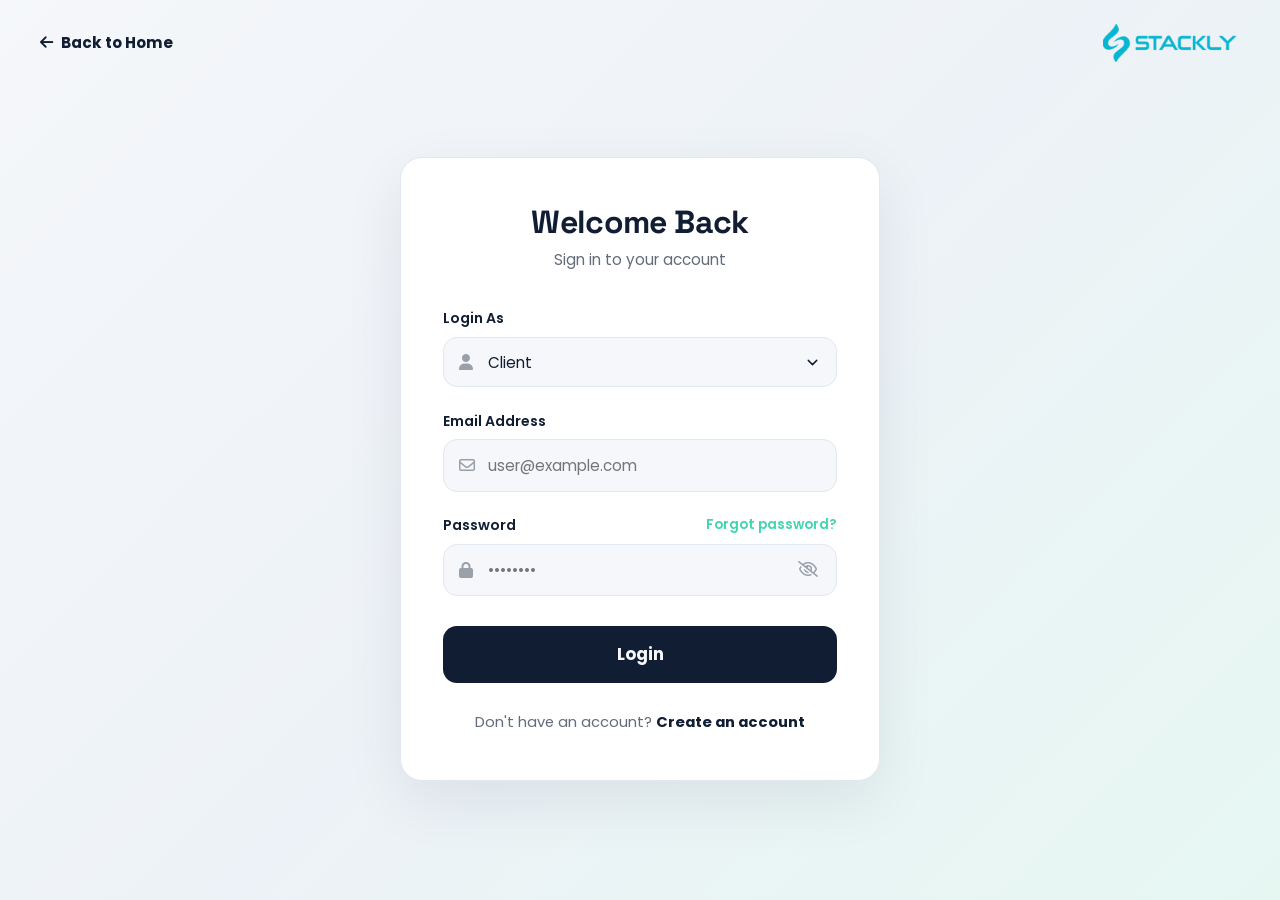
<file: login.html>
<!DOCTYPE html>
<html lang="en">
<head>
  <meta charset="UTF-8">
  <meta name="viewport" content="width=device-width, initial-scale=1.0">
  <meta name="description" content="Sign in to your STACKLY FinTech account. Access Admin and Client dashboards.">
  <title>Login | STACKLY FinTech Solutions</title>
  
  <link rel="icon" type="image/webp" href="Assets/Brand-logo.webp">
  
  <!-- Font Awesome -->
  <link rel="stylesheet" href="https://cdnjs.cloudflare.com/ajax/libs/font-awesome/6.5.1/css/all.min.css">
  
  <!-- CSS -->
  <link rel="stylesheet" href="css/style.css">
  <link rel="stylesheet" href="css/animations.css">
  <link rel="stylesheet" href="css/responsive.css">

  <style>
    /* Diagonal split background per screenshot */
    .auth-page-bg {
      background: linear-gradient(115deg, #f5f7fa 0%, #f5f7fa 45%, #eaedf2 45.1%, #eaedf2 60%, #edf9f5 100%);
      min-height: 100vh;
      display: flex;
      flex-direction: column;
      position: relative;
    }
  </style>
</head>
<body class="auth-page-bg">

  <!-- ==========================================================================
       STACKLY BRAND PRELOADER ANIMATION
       ========================================================================== -->
  <div id="stackly-preloader" class="stackly-preloader" aria-label="Loading STACKLY FinTech" role="status" aria-live="polite">
    <div class="preloader-backdrop">
      <div class="preloader-glow-orb orb-1"></div>
      <div class="preloader-glow-orb orb-2"></div>
    </div>
    
    <div class="preloader-card">
      <div class="preloader-logo-container">
        <div class="preloader-aura-ring"></div>
        <div class="preloader-pulse-ring"></div>
        <img src="Assets/Brand-logo.webp" alt="STACKLY FinTech" class="preloader-logo" width="195" height="54">
      </div>

      <div class="preloader-progress-track">
        <div class="preloader-progress-bar"></div>
      </div>

      <div class="preloader-status-container">
        <span class="preloader-status-dot"></span>
        <span class="preloader-status-text">INITIALIZING SECURE SESSION</span>
      </div>
    </div>
  </div>

  <div class="auth-wrapper">
    <!-- Top Header: Back to Home & Brand Logo -->
    <header class="auth-header-bar">
      <a href="index.html" class="auth-back-btn" id="btnBackToHome">
        <i class="fas fa-arrow-left"></i> Back to Home
      </a>
      <div class="auth-brand">
        <a href="index.html" aria-label="STACKLY FinTech Home">
          <img src="Assets/Brand-logo.webp" alt="STACKLY FinTech" width="140" height="38">
        </a>
      </div>
    </header>

    <!-- Center Card -->
    <main class="auth-card-container">
      <div class="auth-card" id="loginCard">
        <div class="auth-card-head">
          <h2>Welcome Back</h2>
          <p>Sign in to your account</p>
        </div>

        <form id="loginForm" class="auth-form" novalidate>
          <!-- Login As Dropdown -->
          <div class="form-group">
            <label class="form-label" for="loginAs">Login As</label>
            <div class="input-icon-wrap">
              <i class="fas fa-user field-icon"></i>
              <select id="loginAs" class="auth-select" required aria-label="Login As Role">
                <option value="Client" selected>Client</option>
                <option value="Admin">Admin</option>
              </select>
            </div>
          </div>

          <!-- Email Address -->
          <div class="form-group">
            <label class="form-label" for="loginEmail">Email Address</label>
            <div class="input-icon-wrap">
              <i class="far fa-envelope field-icon"></i>
              <input 
                type="email" 
                id="loginEmail" 
                class="auth-input" 
                placeholder="user@example.com" 
                required 
                autocomplete="email"
              >
            </div>
            <div class="input-error-msg">Please enter a valid email address</div>
          </div>

          <!-- Password -->
          <div class="form-group">
            <div class="form-label-row">
              <label class="form-label" for="loginPassword">Password</label>
              <a href="404.html" class="forgot-link">Forgot password?</a>
            </div>
            <div class="input-icon-wrap">
              <i class="fas fa-lock field-icon"></i>
              <input 
                type="password" 
                id="loginPassword" 
                class="auth-input" 
                placeholder="••••••••" 
                required 
                autocomplete="current-password"
              >
              <button type="button" class="toggle-password" aria-label="Toggle password visibility">
                <i class="far fa-eye-slash"></i>
              </button>
            </div>
            <div class="input-error-msg">Please enter your password</div>
          </div>

          <!-- Submit Button -->
          <button type="submit" class="auth-submit-btn" id="btnLoginSubmit">
            Login
          </button>
        </form>

        <div class="auth-footer-text">
          Don't have an account? <a href="signup.html">Create an account</a>
        </div>
      </div>
    </main>
  </div>

  <!-- GSAP Animation Scripts -->
  <script src="https://cdnjs.cloudflare.com/ajax/libs/gsap/3.12.5/gsap.min.js"></script>
  <script src="js/auth.js"></script>
  <script src="js/preloader.js"></script>

  <script>
    // Check if redirected after registration
    const urlParams = new URLSearchParams(window.location.search);
    if (urlParams.get('registered') === 'true') {
      const headSub = document.querySelector('.auth-card-head p');
      if (headSub) {
        headSub.innerHTML = '<span class="text-mint font-weight-bold"><i class="fas fa-check-circle"></i> Account created! Please log in below.</span>';
      }
    }
  </script>
</body>
</html>
</file>
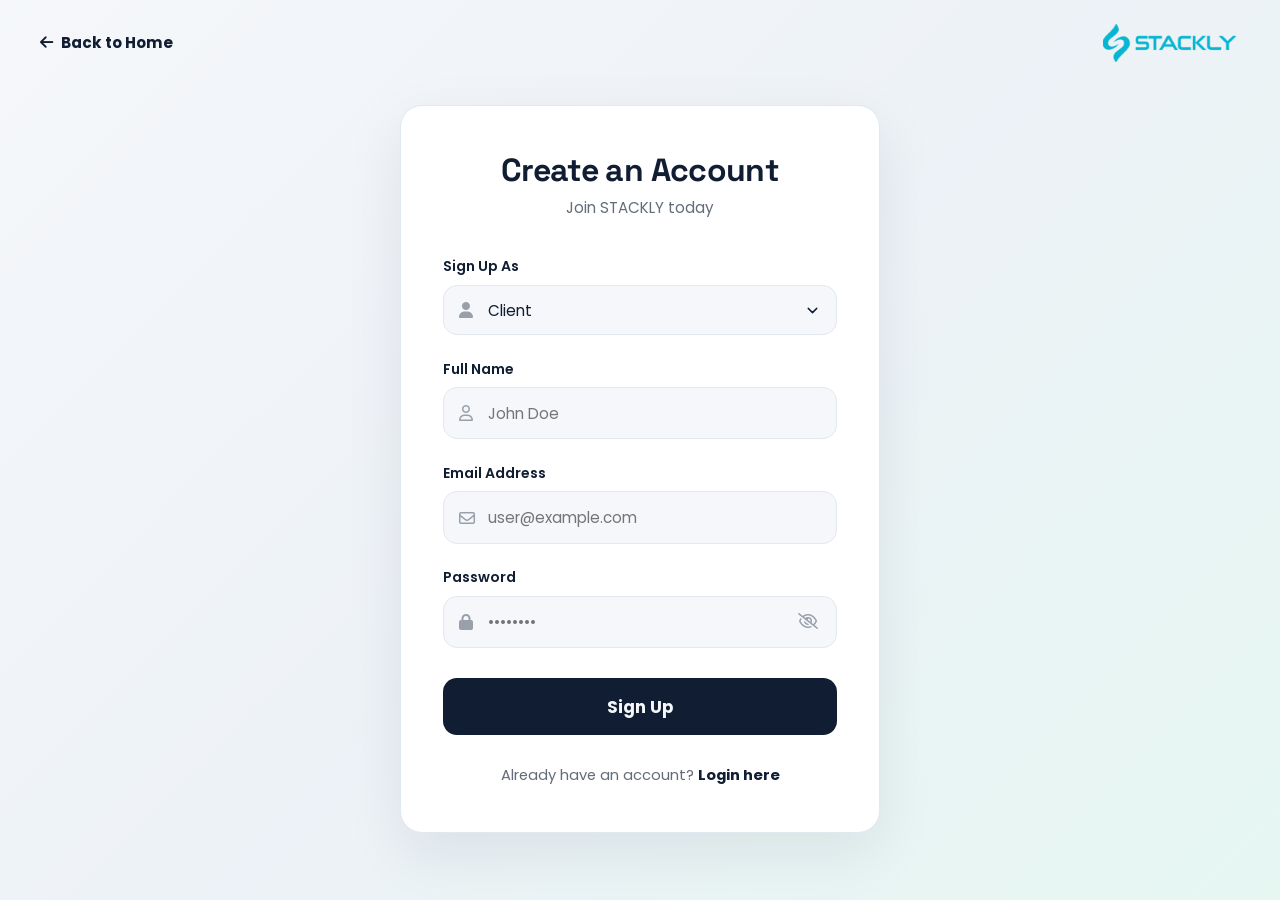
<file: signup.html>
<!DOCTYPE html>
<html lang="en">
<head>
  <meta charset="UTF-8">
  <meta name="viewport" content="width=device-width, initial-scale=1.0">
  <meta name="description" content="Create an account with STACKLY FinTech Solutions. Join today to streamline financial operations.">
  <title>Create an Account | STACKLY FinTech Solutions</title>
  
  <link rel="icon" type="image/webp" href="Assets/Brand-logo.webp">
  
  <!-- Font Awesome -->
  <link rel="stylesheet" href="https://cdnjs.cloudflare.com/ajax/libs/font-awesome/6.5.1/css/all.min.css">
  
  <!-- CSS -->
  <link rel="stylesheet" href="css/style.css">
  <link rel="stylesheet" href="css/animations.css">
  <link rel="stylesheet" href="css/responsive.css">

  <style>
    .auth-page-bg {
      background: linear-gradient(115deg, #f5f7fa 0%, #f5f7fa 45%, #eaedf2 45.1%, #eaedf2 60%, #edf9f5 100%);
      min-height: 100vh;
      display: flex;
      flex-direction: column;
      position: relative;
    }
  </style>
</head>
<body class="auth-page-bg">

  <!-- ==========================================================================
       STACKLY BRAND PRELOADER ANIMATION
       ========================================================================== -->
  <div id="stackly-preloader" class="stackly-preloader" aria-label="Loading STACKLY FinTech" role="status" aria-live="polite">
    <div class="preloader-backdrop">
      <div class="preloader-glow-orb orb-1"></div>
      <div class="preloader-glow-orb orb-2"></div>
    </div>
    
    <div class="preloader-card">
      <div class="preloader-logo-container">
        <div class="preloader-aura-ring"></div>
        <div class="preloader-pulse-ring"></div>
        <img src="Assets/Brand-logo.webp" alt="STACKLY FinTech" class="preloader-logo" width="195" height="54">
      </div>

      <div class="preloader-progress-track">
        <div class="preloader-progress-bar"></div>
      </div>

      <div class="preloader-status-container">
        <span class="preloader-status-dot"></span>
        <span class="preloader-status-text">INITIALIZING SECURE SESSION</span>
      </div>
    </div>
  </div>

  <div class="auth-wrapper">
    <!-- Top Header: Back to Home & Brand Logo -->
    <header class="auth-header-bar">
      <a href="index.html" class="auth-back-btn" id="btnBackToHomeSignup">
        <i class="fas fa-arrow-left"></i> Back to Home
      </a>
      <div class="auth-brand">
        <a href="index.html" aria-label="STACKLY FinTech Home">
          <img src="Assets/Brand-logo.webp" alt="STACKLY FinTech" width="140" height="38">
        </a>
      </div>
    </header>

    <!-- Center Card -->
    <main class="auth-card-container">
      <div class="auth-card" id="signupCard">
        <div class="auth-card-head">
          <h2>Create an Account</h2>
          <p>Join STACKLY today</p>
        </div>

        <form id="signupForm" class="auth-form" novalidate>
          <!-- Sign Up As Dropdown -->
          <div class="form-group">
            <label class="form-label" for="signupAs">Sign Up As</label>
            <div class="input-icon-wrap">
              <i class="fas fa-user field-icon"></i>
              <select id="signupAs" class="auth-select" required aria-label="Sign Up As Role">
                <option value="Client" selected>Client</option>
                <option value="Admin">Admin</option>
              </select>
            </div>
          </div>

          <!-- Full Name -->
          <div class="form-group">
            <label class="form-label" for="signupName">Full Name</label>
            <div class="input-icon-wrap">
              <i class="far fa-user field-icon"></i>
              <input 
                type="text" 
                id="signupName" 
                class="auth-input" 
                placeholder="John Doe" 
                required 
                autocomplete="name"
              >
            </div>
            <div class="input-error-msg">Please enter your full name</div>
          </div>

          <!-- Email Address -->
          <div class="form-group">
            <label class="form-label" for="signupEmail">Email Address</label>
            <div class="input-icon-wrap">
              <i class="far fa-envelope field-icon"></i>
              <input 
                type="email" 
                id="signupEmail" 
                class="auth-input" 
                placeholder="user@example.com" 
                required 
                autocomplete="email"
              >
            </div>
            <div class="input-error-msg">Please enter a valid email address</div>
          </div>

          <!-- Password -->
          <div class="form-group">
            <label class="form-label" for="signupPassword">Password</label>
            <div class="input-icon-wrap">
              <i class="fas fa-lock field-icon"></i>
              <input 
                type="password" 
                id="signupPassword" 
                class="auth-input" 
                placeholder="••••••••" 
                required 
                autocomplete="new-password"
              >
              <button type="button" class="toggle-password" aria-label="Toggle password visibility">
                <i class="far fa-eye-slash"></i>
              </button>
            </div>
            <div class="input-error-msg">Password must be at least 6 characters</div>
          </div>

          <!-- Submit Button -->
          <button type="submit" class="auth-submit-btn" id="btnSignupSubmit">
            Sign Up
          </button>
        </form>

        <div class="auth-footer-text">
          Already have an account? <a href="login.html">Login here</a>
        </div>
      </div>
    </main>
  </div>

  <!-- GSAP Animation Scripts -->
  <script src="https://cdnjs.cloudflare.com/ajax/libs/gsap/3.12.5/gsap.min.js"></script>
  <script src="js/auth.js"></script>
  <script src="js/preloader.js"></script>
</body>
</html>
</file>
<file: css/style.css>
/* ==========================================================================
   STACKLY FinTech - Core Stylesheet (style.css)
   Color Palette: Exactly 3 Theme Colors (#101D32, #F5F7FA, #42D6B0)
   Typography: Poppins & Space Grotesk
   ========================================================================== */

@import url('https://fonts.googleapis.com/css2?family=Poppins:ital,wght@0,300;0,400;0,500;0,600;0,700;1,400&family=Space+Grotesk:wght@500;600;700&display=swap');

:root {
  /* Exactly 3 Base Theme Colors */
  --navy: #101D32;           /* Midnight Navy - Primary & Dark Surfaces */
  --white: #F5F7FA;          /* Cloud White - Background & Light Surfaces */
  --mint: #42D6B0;           /* Digital Mint - Accent & Interactions */

  /* Derived Tints & Shades of the 3 Base Colors */
  --navy-deep: #0a1322;
  --navy-card: #152540;
  --navy-light: #1c3254;
  --navy-border: rgba(16, 29, 50, 0.12);
  --navy-border-dark: rgba(245, 247, 250, 0.12);
  --navy-text-muted: rgba(16, 29, 50, 0.65);
  
  --white-pure: #ffffff;
  --white-surface: #edf1f7;
  --white-border: #e2e8f0;
  --white-text-muted: rgba(245, 247, 250, 0.72);
  
  --mint-hover: #34c49f;
  --mint-glow: rgba(66, 214, 176, 0.28);
  --mint-subtle: rgba(66, 214, 176, 0.12);
  --mint-tint: rgba(66, 214, 176, 0.05);

  /* Typography */
  --font-body: 'Poppins', -apple-system, BlinkMacSystemFont, 'Segoe UI', Roboto, sans-serif;
  --font-heading: 'Space Grotesk', -apple-system, BlinkMacSystemFont, sans-serif;

  /* Layout & Transitions */
  --header-height: 80px;
  --max-width: 1280px;
  --radius-sm: 8px;
  --radius-md: 14px;
  --radius-lg: 22px;
  --radius-full: 9999px;
  --transition: all 0.3s cubic-bezier(0.16, 1, 0.3, 1);
  --shadow-sm: 0 4px 12px rgba(16, 29, 50, 0.04);
  --shadow-md: 0 10px 28px rgba(16, 29, 50, 0.08);
  --shadow-lg: 0 20px 45px rgba(16, 29, 50, 0.14);
  --shadow-mint: 0 10px 30px rgba(66, 214, 176, 0.22);
}

/* Base Reset & Overflow Prevention */
*, *::before, *::after {
  box-sizing: border-box;
  margin: 0;
  padding: 0;
}

html {
  font-size: 16px;
  scroll-behavior: smooth;
  overflow-x: hidden;
  max-width: 100%;
}

body {
  font-family: var(--font-body);
  background-color: var(--white);
  color: var(--navy);
  line-height: 1.6;
  overflow-x: hidden;
  width: 100%;
  position: relative;
  -webkit-font-smoothing: antialiased;
}

/* Typography Hierarchy */
h1, h2, h3, h4, h5, h6 {
  font-family: var(--font-heading);
  color: var(--navy);
  font-weight: 700;
  line-height: 1.2;
  letter-spacing: -0.02em;
}

h1 { font-size: clamp(2.4rem, 5vw, 3.8rem); }
h2 { font-size: clamp(1.8rem, 3.5vw, 2.6rem); }
h3 { font-size: clamp(1.3rem, 2.2vw, 1.8rem); }
h4 { font-size: 1.25rem; }
p { font-size: 1rem; color: var(--navy-text-muted); }

a {
  color: inherit;
  text-decoration: none;
  transition: var(--transition);
}

img, svg, canvas {
  max-width: 100%;
  height: auto;
  display: block;
}

button, input, select, textarea {
  font-family: var(--font-body);
  font-size: 1rem;
}

.container {
  width: 100%;
  max-width: var(--max-width);
  margin-left: auto;
  margin-right: auto;
  padding-left: 1.5rem;
  padding-right: 1.5rem;
}

/* Badges & Section Headers */
.section-badge {
  display: inline-flex;
  align-items: center;
  gap: 0.5rem;
  padding: 0.4rem 1rem;
  border-radius: var(--radius-full);
  background: var(--mint-subtle);
  color: var(--navy);
  border: 1px solid var(--mint);
  font-size: 0.85rem;
  font-weight: 600;
  text-transform: uppercase;
  letter-spacing: 0.05em;
  margin-bottom: 1rem;
}

.section-badge i {
  color: var(--mint);
  font-size: 0.9rem;
}

.section-header {
  text-align: center;
  max-width: 720px;
  margin: 0 auto 3.5rem;
}

.section-header h2 {
  margin-bottom: 1rem;
}

.section-header.text-left {
  text-align: left;
  margin-left: 0;
}

/* Buttons */
.btn {
  display: inline-flex;
  align-items: center;
  justify-content: center;
  gap: 0.6rem;
  padding: 0.85rem 1.8rem;
  border-radius: var(--radius-md);
  font-weight: 600;
  font-size: 0.95rem;
  cursor: pointer;
  border: 1px solid transparent;
  transition: var(--transition);
  text-align: center;
  white-space: nowrap;
  max-width: 100%;
  box-sizing: border-box;
}

.w-100 {
  width: 100% !important;
  max-width: 100% !important;
  box-sizing: border-box !important;
}

.btn.w-100 {
  display: flex !important;
  white-space: normal !important;
  word-break: break-word;
}

.btn-primary {
  background-color: var(--navy);
  color: var(--white);
  box-shadow: var(--shadow-sm);
}

.btn-primary:hover {
  background-color: var(--navy-light);
  transform: translateY(-2px);
  box-shadow: var(--shadow-md);
}

.btn-accent {
  background-color: var(--mint);
  color: var(--navy);
  font-weight: 700;
  box-shadow: var(--shadow-mint);
}

.btn-accent:hover {
  background-color: var(--mint-hover);
  transform: translateY(-2px);
  box-shadow: 0 12px 32px rgba(66, 214, 176, 0.35);
}

.btn-outline {
  background: transparent;
  color: var(--navy);
  border-color: var(--navy);
}

.btn-outline:hover {
  background-color: var(--navy);
  color: var(--white);
  transform: translateY(-2px);
}

.btn-outline-mint {
  background: transparent;
  color: var(--mint);
  border-color: var(--mint);
}

.btn-outline-mint:hover {
  background: var(--mint);
  color: var(--navy);
}

.btn-sm {
  padding: 0.5rem 1.1rem;
  font-size: 0.85rem;
  border-radius: var(--radius-sm);
}

.btn-lg {
  padding: 1.1rem 2.4rem;
  font-size: 1.05rem;
  border-radius: var(--radius-md);
}

/* ==========================================================================
   Navigation Bar (Header)
   ========================================================================== */
.site-header {
  position: sticky;
  top: 0;
  left: 0;
  width: 100%;
  height: var(--header-height);
  background-color: rgba(245, 247, 250, 0.92);
  backdrop-filter: blur(14px);
  -webkit-backdrop-filter: blur(14px);
  z-index: 1000;
  border-bottom: 1px solid var(--navy-border);
  transition: var(--transition);
}

.site-header.scrolled {
  background-color: rgba(245, 247, 250, 0.98);
  box-shadow: var(--shadow-sm);
  height: 72px;
}

.navbar {
  display: flex;
  align-items: center;
  justify-content: space-between;
  height: 100%;
}

.navbar-brand {
  display: flex;
  align-items: center;
  gap: 0.75rem;
  text-decoration: none;
}

.navbar-brand img {
  height: 42px;
  width: auto;
  object-fit: contain;
}

.nav-menu {
  display: flex;
  align-items: center;
  gap: 2.2rem;
  list-style: none;
}

.nav-link {
  font-size: 0.95rem;
  font-weight: 500;
  color: var(--navy);
  padding: 0.5rem 0.2rem;
  position: relative;
}

.nav-link::after {
  content: '';
  position: absolute;
  bottom: 0;
  left: 0;
  width: 0;
  height: 2px;
  background-color: var(--mint);
  transition: width 0.3s ease;
  border-radius: 2px;
}

.nav-link:hover {
  color: var(--navy-light);
}

.nav-link:hover::after,
.nav-link.active::after {
  width: 100%;
}

.nav-link.active {
  color: var(--navy);
  font-weight: 600;
}

.nav-actions {
  display: flex;
  align-items: center;
  gap: 1rem;
}

.hamburger-btn {
  display: none;
  background: none;
  border: none;
  cursor: pointer;
  padding: 0.5rem;
  color: var(--navy);
  font-size: 1.5rem;
  z-index: 1100;
}

/* Mobile Menu Overlay */
.mobile-nav {
  position: fixed;
  top: 0;
  left: 0;
  width: 100%;
  height: 100vh;
  background-color: var(--navy);
  z-index: 1050;
  display: flex;
  flex-direction: column;
  padding: 2.5rem 2rem;
  transform: translateX(100%);
  transition: transform 0.4s cubic-bezier(0.16, 1, 0.3, 1);
  overflow-y: auto;
}

.mobile-nav.open {
  transform: translateX(0);
}

.mobile-nav-header {
  display: flex;
  align-items: center;
  justify-content: space-between;
  margin-bottom: 2.5rem;
  padding-bottom: 1.5rem;
  border-bottom: 1px solid var(--navy-border-dark);
}

.mobile-nav-brand img {
  height: 38px;
  filter: brightness(0) invert(1);
}

.mobile-close-btn {
  background: none;
  border: none;
  color: var(--white);
  font-size: 1.8rem;
  cursor: pointer;
}

.mobile-nav-links {
  display: flex;
  flex-direction: column;
  gap: 1.4rem;
  list-style: none;
  margin-bottom: 2.5rem;
}

.mobile-nav-link {
  color: var(--white);
  font-size: 1.25rem;
  font-weight: 500;
  display: flex;
  align-items: center;
  justify-content: space-between;
  padding: 0.4rem 0;
}

.mobile-nav-link:hover,
.mobile-nav-link.active {
  color: var(--mint);
}

.mobile-nav-link i {
  font-size: 1rem;
  color: var(--mint);
}

.mobile-nav-actions {
  display: flex;
  flex-direction: column;
  gap: 1rem;
  margin-top: auto;
}

/* ==========================================================================
   Public Hero Sections
   ========================================================================== */
.hero-section {
  position: relative;
  padding: 6rem 0 5rem;
  background-color: var(--white);
  overflow: hidden;
}

.hero-grid {
  display: grid;
  grid-template-columns: 1.1fr 0.9fr;
  gap: 3.5rem;
  align-items: center;
}

.hero-content {
  position: relative;
  z-index: 2;
}

.hero-title {
  margin-bottom: 1.5rem;
  color: var(--navy);
}

.hero-title .text-mint {
  color: var(--mint);
  position: relative;
}

.hero-description {
  font-size: 1.15rem;
  line-height: 1.7;
  color: var(--navy-text-muted);
  margin-bottom: 2.2rem;
  max-width: 580px;
}

.hero-actions {
  display: flex;
  align-items: center;
  gap: 1.2rem;
  flex-wrap: wrap;
  margin-bottom: 2.5rem;
}

.hero-trust {
  display: flex;
  align-items: center;
  gap: 1.8rem;
  padding-top: 1.5rem;
  border-top: 1px solid var(--navy-border);
}

.trust-item {
  display: flex;
  align-items: center;
  gap: 0.6rem;
  font-size: 0.88rem;
  font-weight: 500;
  color: var(--navy-text-muted);
}

.trust-item i {
  color: var(--mint);
  font-size: 1rem;
}

/* Hero Visual / Dashboard Layering */
.hero-visual {
  position: relative;
  z-index: 2;
}

.hero-dashboard-frame {
  position: relative;
  border-radius: var(--radius-lg);
  background: var(--navy);
  padding: 1.5rem;
  box-shadow: var(--shadow-lg);
  border: 1px solid var(--navy-border-dark);
}

.hero-dashboard-frame img {
  border-radius: var(--radius-md);
  width: 100%;
  object-fit: cover;
}

.floating-kpi-card {
  position: absolute;
  background: var(--white-pure);
  border-radius: var(--radius-md);
  padding: 1rem 1.4rem;
  box-shadow: var(--shadow-md);
  border: 1px solid var(--navy-border);
  display: flex;
  align-items: center;
  gap: 1rem;
  z-index: 3;
}

.floating-kpi-card.top-right {
  top: -24px;
  right: -20px;
}

.floating-kpi-card.bottom-left {
  bottom: -24px;
  left: -20px;
}

.kpi-icon-wrap {
  width: 44px;
  height: 44px;
  border-radius: var(--radius-sm);
  background: var(--mint-subtle);
  color: var(--navy);
  display: flex;
  align-items: center;
  justify-content: center;
  font-size: 1.2rem;
}

.kpi-text-wrap span {
  display: block;
  font-size: 0.78rem;
  text-transform: uppercase;
  font-weight: 600;
  letter-spacing: 0.04em;
  color: var(--navy-text-muted);
}

.kpi-text-wrap strong {
  font-family: var(--font-heading);
  font-size: 1.25rem;
  color: var(--navy);
}

/* Inner Page Hero (Standardized 8 Sections Pages) */
.inner-hero {
  position: relative;
  padding: 6.5rem 0 4.5rem;
  background: linear-gradient(180deg, var(--white) 0%, var(--white-surface) 100%);
  text-align: center;
  overflow: hidden;
  border-bottom: 1px solid var(--navy-border);
}

.inner-hero-content {
  max-width: 820px;
  margin: 0 auto;
  position: relative;
  z-index: 2;
}

.inner-hero-title {
  margin-bottom: 1.2rem;
}

.inner-hero-desc {
  font-size: 1.15rem;
  color: var(--navy-text-muted);
  margin-bottom: 2rem;
}

.inner-hero-cover {
  max-width: 900px;
  margin: 2.5rem auto 0;
  border-radius: var(--radius-lg);
  overflow: hidden;
  box-shadow: var(--shadow-lg);
  border: 1px solid var(--navy-border);
}

.inner-hero-cover img {
  width: 100%;
  height: 360px;
  object-fit: cover;
}

/* ==========================================================================
   Section Blocks & Layout Cards
   ========================================================================== */
.section-padding {
  padding: 5.5rem 0;
  position: relative;
}

.section-dark {
  background-color: var(--navy);
  color: var(--white);
}

.section-dark h1,
.section-dark h2,
.section-dark h3,
.section-dark h4 {
  color: var(--white);
}

.section-dark p {
  color: var(--white-text-muted);
}

.section-dark .section-badge {
  background: rgba(66, 214, 176, 0.15);
  color: var(--mint);
  border-color: rgba(66, 214, 176, 0.4);
}

.section-surface {
  background-color: var(--white-surface);
}

/* Cards & Grid Systems */
.grid-2 {
  display: grid;
  grid-template-columns: repeat(2, 1fr);
  gap: 2.5rem;
  align-items: center;
}

.grid-3 {
  display: grid;
  grid-template-columns: repeat(3, 1fr);
  gap: 2rem;
}

.grid-4 {
  display: grid;
  grid-template-columns: repeat(4, 1fr);
  gap: 1.8rem;
}

.card {
  display: flex;
  flex-direction: column;
  background: var(--white-pure);
  border-radius: var(--radius-md);
  padding: 2.2rem;
  border: 1px solid var(--navy-border);
  box-shadow: var(--shadow-sm);
  transition: var(--transition);
  position: relative;
  overflow: hidden;
}

.card:hover {
  transform: translateY(-4px);
  box-shadow: var(--shadow-md);
  border-color: var(--mint);
}

.card-dark {
  background: var(--navy-card);
  border-color: var(--navy-border-dark);
}

.card-dark:hover {
  border-color: var(--mint);
}

.card-icon {
  width: 54px;
  height: 54px;
  border-radius: var(--radius-sm);
  background: var(--mint-subtle);
  color: var(--navy);
  display: flex;
  align-items: center;
  justify-content: center;
  font-size: 1.4rem;
  margin-bottom: 1.4rem;
  transition: var(--transition);
}

.card:hover .card-icon {
  background: var(--mint);
  color: var(--navy);
  transform: scale(1.05);
}

.card h3 {
  margin-bottom: 0.8rem;
}

.card p {
  margin-bottom: 1.2rem;
  font-size: 0.95rem;
}

.card-link {
  display: inline-flex;
  align-items: center;
  gap: 0.5rem;
  font-weight: 600;
  font-size: 0.92rem;
  color: var(--navy);
  margin-top: auto;
  align-self: flex-start;
}

.card-dark .card-link {
  color: var(--mint);
}

.card-link:hover {
  gap: 0.8rem;
  color: var(--mint-hover);
}

/* Feature Check Lists */
.feature-list {
  list-style: none;
  display: flex;
  flex-direction: column;
  gap: 0.8rem;
  margin: 1.5rem 0;
}

.feature-list li {
  display: flex;
  align-items: flex-start;
  gap: 0.75rem;
  font-size: 0.95rem;
  color: var(--navy-text-muted);
}

.feature-list li i {
  color: var(--mint);
  margin-top: 0.25rem;
  font-size: 1rem;
}

.section-dark .feature-list li {
  color: var(--white-text-muted);
}

/* Interactive Charts & Demos */
.interactive-demo-panel {
  background: var(--white-pure);
  border-radius: var(--radius-lg);
  border: 1px solid var(--navy-border);
  padding: 2rem;
  box-shadow: var(--shadow-md);
}

.chart-header-bar {
  display: flex;
  align-items: center;
  justify-content: space-between;
  margin-bottom: 1.5rem;
  flex-wrap: wrap;
  gap: 1rem;
}

.chart-time-filters {
  display: flex;
  background: var(--white-surface);
  border-radius: var(--radius-sm);
  padding: 4px;
  gap: 4px;
}

.chart-filter-btn {
  background: none;
  border: none;
  padding: 6px 14px;
  border-radius: 6px;
  font-size: 0.85rem;
  font-weight: 600;
  cursor: pointer;
  color: var(--navy-text-muted);
  transition: var(--transition);
}

.chart-filter-btn.active {
  background: var(--navy);
  color: var(--white);
}

/* ==========================================================================
   Interactive Product Tabs & Connected Financial Workflow
   ========================================================================== */
.product-interactive-tabs {
  display: inline-flex;
  align-items: center;
  gap: 0.5rem;
  background: var(--white-surface);
  border: 1px solid var(--navy-border);
  border-radius: var(--radius-md);
  padding: 0.45rem;
  margin-bottom: 2.2rem;
  max-width: 100%;
  overflow-x: auto;
  -webkit-overflow-scrolling: touch;
  scrollbar-width: none;
  box-shadow: inset 0 2px 4px rgba(16, 29, 50, 0.04);
}

.product-interactive-tabs::-webkit-scrollbar {
  display: none;
}

.product-tab-btn,
.conn-tab-btn {
  display: inline-flex;
  align-items: center;
  justify-content: center;
  gap: 0.65rem;
  background: transparent;
  border: 1px solid transparent;
  padding: 0.75rem 1.35rem;
  font-family: var(--font-body);
  font-weight: 600;
  font-size: 0.95rem;
  border-radius: var(--radius-sm);
  color: var(--navy-text-muted);
  cursor: pointer;
  white-space: nowrap;
  transition: all 0.25s cubic-bezier(0.16, 1, 0.3, 1);
  position: relative;
  outline: none;
  user-select: none;
}

.product-tab-btn i,
.conn-tab-btn i {
  font-size: 1rem;
  color: #64748b;
  transition: transform 0.25s cubic-bezier(0.16, 1, 0.3, 1), color 0.25s ease;
}

.product-tab-btn:hover,
.conn-tab-btn:hover {
  color: var(--navy);
  background: rgba(255, 255, 255, 0.85);
  box-shadow: 0 2px 8px rgba(16, 29, 50, 0.05);
  transform: translateY(-1px);
}

.product-tab-btn:hover i,
.conn-tab-btn:hover i {
  color: var(--navy);
  transform: scale(1.1);
}

.product-tab-btn.active,
.conn-tab-btn.active {
  background: var(--navy);
  color: var(--white-pure);
  box-shadow: 0 4px 14px rgba(16, 29, 50, 0.18), 0 1px 3px rgba(16, 29, 50, 0.1);
  border-color: rgba(66, 214, 176, 0.3);
}

.product-tab-btn.active i,
.conn-tab-btn.active i {
  color: var(--mint);
  transform: scale(1.08);
}

.product-tab-btn:focus-visible,
.conn-tab-btn:focus-visible {
  outline: 2px solid var(--mint);
  outline-offset: 2px;
}

/* Connected Experience Panes */
.conn-pane {
  display: none;
  opacity: 0;
}

.conn-pane.active {
  display: block;
  animation: connPaneFadeIn 0.35s cubic-bezier(0.16, 1, 0.3, 1) forwards;
}

@keyframes connPaneFadeIn {
  from {
    opacity: 0;
    transform: translateY(10px);
  }
  to {
    opacity: 1;
    transform: translateY(0);
  }
}

.conn-pane .grid-2 {
  align-items: center;
  gap: 3rem;
}

.conn-pane h3 {
  font-size: 1.65rem;
  color: var(--navy);
  margin-bottom: 0.9rem;
  letter-spacing: -0.01em;
}

.conn-pane p {
  font-size: 1rem;
  line-height: 1.7;
  color: var(--navy-text-muted);
  margin-bottom: 1.5rem;
}

.conn-pane img {
  border-radius: var(--radius-md);
  border: 1px solid var(--navy-border);
  box-shadow: var(--shadow-md);
  transition: var(--transition);
  width: 100%;
  height: auto;
  display: block;
}

.conn-pane:hover img {
  box-shadow: var(--shadow-lg);
  transform: translateY(-2px);
}

/* FAQ Accordion */
.faq-list {
  max-width: 800px;
  margin: 0 auto;
  display: flex;
  flex-direction: column;
  gap: 1rem;
}

.faq-item {
  border: 1px solid var(--navy-border);
  border-radius: var(--radius-md);
  background: var(--white-pure);
  overflow: hidden;
  transition: var(--transition);
}

.faq-question {
  width: 100%;
  display: flex;
  align-items: center;
  justify-content: space-between;
  padding: 1.3rem 1.6rem;
  background: none;
  border: none;
  text-align: left;
  cursor: pointer;
  font-family: var(--font-heading);
  font-size: 1.1rem;
  font-weight: 600;
  color: var(--navy);
}

.faq-question i {
  transition: transform 0.3s ease;
  color: var(--mint);
  font-size: 1rem;
}

.faq-answer {
  max-height: 0;
  overflow: hidden;
  transition: max-height 0.35s ease, padding 0.35s ease;
  padding: 0 1.6rem;
}

.faq-item.active .faq-answer {
  max-height: 250px;
  padding: 0 1.6rem 1.4rem;
}

.faq-item.active .faq-question i {
  transform: rotate(180deg);
}

/* ==========================================================================
   Footer
   ========================================================================== */
.site-footer {
  background-color: var(--navy);
  color: var(--white);
  padding: 5rem 0 2rem;
  border-top: 1px solid var(--navy-border-dark);
}

.footer-top {
  display: grid;
  grid-template-columns: 1.6fr 1fr 1fr 1.2fr;
  gap: 3rem;
  margin-bottom: 4rem;
}

.footer-brand img {
  height: 44px;
  filter: brightness(0) invert(1);
  margin-bottom: 1.2rem;
}

.footer-brand p {
  color: var(--white-text-muted);
  max-width: 320px;
  margin-bottom: 1.5rem;
  font-size: 0.95rem;
}

.footer-socials {
  display: flex;
  align-items: center;
  gap: 0.8rem;
}

.social-link {
  width: 38px;
  height: 38px;
  border-radius: 50%;
  background: rgba(245, 247, 250, 0.08);
  color: var(--white);
  display: flex;
  align-items: center;
  justify-content: center;
  transition: var(--transition);
  font-size: 0.95rem;
}

.social-link:hover {
  background: var(--mint);
  color: var(--navy);
  transform: translateY(-2px);
}

.footer-title {
  font-family: var(--font-heading);
  font-size: 1.1rem;
  color: var(--white);
  margin-bottom: 1.5rem;
  position: relative;
}

.footer-links {
  list-style: none;
  display: flex;
  flex-direction: column;
  gap: 0.85rem;
}

.footer-link {
  color: var(--white-text-muted);
  font-size: 0.92rem;
  transition: var(--transition);
}

.footer-link:hover {
  color: var(--mint);
  padding-left: 4px;
}

.footer-bottom {
  display: flex;
  align-items: center;
  justify-content: space-between;
  padding-top: 2rem;
  border-top: 1px solid var(--navy-border-dark);
  font-size: 0.88rem;
  color: var(--white-text-muted);
  flex-wrap: wrap;
  gap: 1rem;
}

.footer-legal-note {
  max-width: 600px;
  font-size: 0.8rem;
  line-height: 1.5;
  color: rgba(245, 247, 250, 0.5);
}

/* ==========================================================================
   Auth Pages (Login & Signup - Per Uploaded Screenshots)
   ========================================================================== */
.auth-wrapper {
  min-height: 100vh;
  width: 100%;
  display: flex;
  flex-direction: column;
  background: linear-gradient(135deg, #f5f7fa 0%, #edf2f7 50%, #e6f7f2 100%);
  position: relative;
  overflow: hidden;
  padding: 1.5rem 2rem 3rem;
}

.auth-header-bar {
  display: flex;
  align-items: center;
  justify-content: space-between;
  width: 100%;
  max-width: 1200px;
  margin: 0 auto 1.5rem;
}

.auth-back-btn {
  display: inline-flex;
  align-items: center;
  gap: 0.5rem;
  font-size: 0.95rem;
  font-weight: 700;
  color: var(--navy);
  transition: var(--transition);
}

.auth-back-btn:hover {
  color: var(--mint-hover);
  transform: translateX(-4px);
}

.auth-brand img {
  height: 38px;
  object-fit: contain;
}

.auth-card-container {
  display: flex;
  align-items: center;
  justify-content: center;
  flex: 1;
  width: 100%;
}

.auth-card {
  width: 100%;
  max-width: 480px;
  background: var(--white-pure);
  border-radius: var(--radius-lg);
  padding: 2.8rem 2.6rem;
  box-shadow: 0 20px 60px rgba(16, 29, 50, 0.08);
  border: 1px solid var(--white-border);
  position: relative;
  z-index: 10;
}

.auth-card-head {
  text-align: center;
  margin-bottom: 2.2rem;
}

.auth-card-head h2 {
  font-size: 2rem;
  margin-bottom: 0.4rem;
}

.auth-card-head p {
  font-size: 0.95rem;
  color: var(--navy-text-muted);
}

.auth-form {
  display: flex;
  flex-direction: column;
  gap: 1.4rem;
}

.form-group {
  display: flex;
  flex-direction: column;
  gap: 0.45rem;
  position: relative;
}

.form-label-row {
  display: flex;
  align-items: center;
  justify-content: space-between;
}

.form-label {
  font-size: 0.88rem;
  font-weight: 600;
  color: var(--navy);
}

.forgot-link {
  font-size: 0.85rem;
  font-weight: 600;
  color: var(--mint);
  transition: var(--transition);
}

.forgot-link:hover {
  color: var(--mint-hover);
  text-decoration: underline;
}

.input-icon-wrap {
  position: relative;
  display: flex;
  align-items: center;
}

.input-icon-wrap i.field-icon {
  position: absolute;
  left: 1rem;
  color: rgba(16, 29, 50, 0.4);
  font-size: 1rem;
  pointer-events: none;
}

.auth-input,
.auth-select {
  width: 100%;
  padding: 0.85rem 1rem 0.85rem 2.8rem;
  border: 1px solid var(--white-border);
  border-radius: var(--radius-md);
  background-color: var(--white);
  color: var(--navy);
  font-size: 0.95rem;
  transition: var(--transition);
  outline: none;
}

.auth-select {
  appearance: none;
  cursor: pointer;
  background-image: url("data:image/svg+xml;charset=UTF-8,%3csvg xmlns='http://www.w3.org/2000/svg' viewBox='0 0 24 24' fill='none' stroke='%23101D32' stroke-width='2' stroke-linecap='round' stroke-linejoin='round'%3e%3cpolyline points='6 9 12 15 18 9'%3e%3c/polyline%3e%3c/svg%3e");
  background-repeat: no-repeat;
  background-position: right 1rem center;
  background-size: 1.1em;
}

.auth-input:focus,
.auth-select:focus {
  border-color: var(--navy);
  background-color: var(--white-pure);
  box-shadow: 0 0 0 3px rgba(16, 29, 50, 0.08);
}

.toggle-password {
  position: absolute;
  right: 1rem;
  background: none;
  border: none;
  cursor: pointer;
  color: rgba(16, 29, 50, 0.4);
  font-size: 1rem;
  padding: 0.2rem;
}

.toggle-password:hover {
  color: var(--navy);
}

.auth-submit-btn {
  width: 100%;
  padding: 0.95rem;
  background-color: var(--navy);
  color: var(--white);
  font-weight: 700;
  font-size: 1.05rem;
  border-radius: var(--radius-md);
  border: none;
  cursor: pointer;
  transition: var(--transition);
  margin-top: 0.5rem;
}

.auth-submit-btn:hover {
  background-color: var(--navy-light);
  transform: translateY(-2px);
  box-shadow: var(--shadow-md);
}

.auth-footer-text {
  text-align: center;
  margin-top: 1.8rem;
  font-size: 0.92rem;
  color: var(--navy-text-muted);
}

.auth-footer-text a {
  font-weight: 700;
  color: var(--navy);
}

.auth-footer-text a:hover {
  color: var(--mint);
}

.input-error-msg {
  font-size: 0.8rem;
  color: #d93838;
  margin-top: 0.25rem;
  display: none;
}

.form-group.has-error .auth-input,
.form-group.has-error .auth-select {
  border-color: #d93838;
  background-color: #fff8f8;
}

.form-group.has-error .input-error-msg {
  display: block;
}

/* ==========================================================================
   Modal Dialog System (Contact, Inquiries, Confirmations)
   ========================================================================== */
.modal-overlay {
  position: fixed;
  inset: 0;
  background: rgba(16, 29, 50, 0.72);
  backdrop-filter: blur(8px);
  -webkit-backdrop-filter: blur(8px);
  z-index: 10000;
  display: none;
  align-items: center;
  justify-content: center;
  padding: 1.5rem;
  opacity: 0;
  transition: opacity 0.3s cubic-bezier(0.16, 1, 0.3, 1);
}

.modal-overlay.open {
  display: flex;
  opacity: 1;
}

.modal-box {
  background: var(--white-pure);
  border-radius: var(--radius-lg);
  max-width: 500px;
  width: 100%;
  padding: 2.8rem 2.4rem 2.4rem;
  box-shadow: 0 25px 60px rgba(16, 29, 50, 0.28), 0 0 1px rgba(16, 29, 50, 0.2);
  border: 1px solid var(--navy-border);
  position: relative;
  text-align: center;
  animation: modalEnter 0.35s cubic-bezier(0.16, 1, 0.3, 1);
}

.modal-box::before {
  content: '';
  position: absolute;
  top: 0;
  left: 50%;
  transform: translateX(-50%);
  width: 72px;
  height: 4px;
  background: var(--mint);
  border-radius: var(--radius-full);
}

@keyframes modalEnter {
  from {
    opacity: 0;
    transform: scale(0.92) translateY(16px);
  }
  to {
    opacity: 1;
    transform: scale(1) translateY(0);
  }
}

.modal-close-btn {
  position: absolute;
  top: 1.2rem;
  right: 1.2rem;
  width: 38px;
  height: 38px;
  border-radius: 50%;
  background: var(--white-surface);
  border: 1px solid var(--navy-border);
  color: var(--navy-text-muted);
  font-size: 1rem;
  cursor: pointer;
  display: flex;
  align-items: center;
  justify-content: center;
  transition: var(--transition);
  outline: none;
}

.modal-close-btn:hover {
  background: var(--navy);
  color: var(--white-pure);
  border-color: var(--navy);
  transform: rotate(90deg);
}

.modal-close-btn:focus-visible {
  outline: 2px solid var(--mint);
  outline-offset: 2px;
}

.modal-box .card-icon,
.modal-success-icon {
  width: 68px !important;
  height: 68px !important;
  border-radius: 50% !important;
  background: rgba(66, 214, 176, 0.16) !important;
  color: #0b7252 !important;
  font-size: 1.8rem !important;
  display: flex !important;
  align-items: center !important;
  justify-content: center !important;
  margin: 0 auto 1.4rem !important;
  box-shadow: 0 0 0 8px rgba(66, 214, 176, 0.12) !important;
}

.modal-box h3 {
  font-size: 1.65rem;
  font-family: var(--font-heading);
  color: var(--navy);
  margin-bottom: 0.8rem;
  letter-spacing: -0.01em;
}

.modal-box p {
  font-size: 0.95rem;
  line-height: 1.65;
  color: var(--navy-text-muted);
  margin-bottom: 2rem;
}

/* Toast Notification */
.toast-notice {
  position: fixed;
  bottom: 2rem;
  right: 2rem;
  background: var(--navy);
  color: var(--white);
  border-left: 4px solid var(--mint);
  padding: 1rem 1.5rem;
  border-radius: var(--radius-sm);
  box-shadow: var(--shadow-lg);
  display: flex;
  align-items: center;
  gap: 0.8rem;
  z-index: 9999;
  transform: translateY(120px);
  opacity: 0;
  transition: var(--transition);
}

.toast-notice.show {
  transform: translateY(0);
  opacity: 1;
}

/* Utility Classes */
.text-mint { color: var(--mint) !important; }
.text-navy { color: var(--navy) !important; }
.bg-mint { background-color: var(--mint) !important; }
.bg-navy { background-color: var(--navy) !important; }
.bg-white { background-color: var(--white) !important; }
.text-center { text-align: center; }
.d-flex { display: flex; }
.align-center { align-items: center; }
.justify-between { justify-content: space-between; }
.rounded-lg { border-radius: var(--radius-md) !important; }
.shadow { box-shadow: var(--shadow-md) !important; }
</file>
<file: css/animations.css>
/* ==========================================================================
   STACKLY FinTech - Animation System (animations.css)
   GSAP Classes, ScrollTrigger Hooks, Keyframes, Reduced-Motion
   ========================================================================== */

/* Keyframe Animations */
@keyframes floatSlow {
  0%, 100% {
    transform: translateY(0px) rotate(0deg);
  }
  50% {
    transform: translateY(-12px) rotate(1deg);
  }
}

@keyframes floatReverse {
  0%, 100% {
    transform: translateY(0px) rotate(0deg);
  }
  50% {
    transform: translateY(10px) rotate(-1deg);
  }
}

@keyframes pulseMint {
  0% {
    box-shadow: 0 0 0 0 rgba(66, 214, 176, 0.45);
  }
  70% {
    box-shadow: 0 0 0 16px rgba(66, 214, 176, 0);
  }
  100% {
    box-shadow: 0 0 0 0 rgba(66, 214, 176, 0);
  }
}

@keyframes shimmerGlow {
  0% {
    background-position: -200% 0;
  }
  100% {
    background-position: 200% 0;
  }
}

@keyframes drawLine {
  to {
    stroke-dashoffset: 0;
  }
}

/* Floating Animation Classes */
.float-element {
  animation: floatSlow 6s ease-in-out infinite;
}

.float-element-delayed {
  animation: floatReverse 7s ease-in-out 1.5s infinite;
}

.pulse-mint-badge {
  animation: pulseMint 2.5s infinite;
}

/* SVG Line Drawing */
.animated-svg-path {
  stroke-dasharray: 1000;
  stroke-dashoffset: 1000;
  animation: drawLine 2.5s ease-out forwards;
}

/* GSAP Reveal Helpers (Initial States for ScrollTrigger) */
.gsap-reveal {
  opacity: 0;
  transform: translateY(30px);
  will-change: transform, opacity;
}

.gsap-reveal-left {
  opacity: 0;
  transform: translateX(-40px);
  will-change: transform, opacity;
}

.gsap-reveal-right {
  opacity: 0;
  transform: translateX(40px);
  will-change: transform, opacity;
}

.gsap-scale-up {
  opacity: 0;
  transform: scale(0.92);
  will-change: transform, opacity;
}

.gsap-card-stagger {
  opacity: 0;
  transform: translateY(25px);
  will-change: transform, opacity;
}

/* Text Mask Reveal */
.text-mask-wrapper {
  overflow: hidden;
  display: inline-block;
}

.text-mask-content {
  display: inline-block;
  transform: translateY(100%);
}

/* Counter numbers */
.counter-value {
  display: inline-block;
  font-family: var(--font-heading);
}

/* Shimmer Loading or Active Accents */
.mint-shimmer {
  background: linear-gradient(90deg, transparent 0%, rgba(66, 214, 176, 0.2) 50%, transparent 100%);
  background-size: 200% 100%;
  animation: shimmerGlow 3s infinite linear;
}

/* Parallax Background Decor */
.hero-glow-sphere {
  position: absolute;
  width: 500px;
  height: 500px;
  border-radius: 50%;
  background: radial-gradient(circle, rgba(66, 214, 176, 0.16) 0%, rgba(66, 214, 176, 0) 70%);
  top: -100px;
  right: -100px;
  pointer-events: none;
  z-index: 1;
}

.hero-glow-sphere.secondary {
  width: 400px;
  height: 400px;
  top: auto;
  bottom: -150px;
  left: -100px;
  background: radial-gradient(circle, rgba(16, 29, 50, 0.08) 0%, rgba(16, 29, 50, 0) 70%);
}

/* ==========================================================================
   STACKLY FINTECH - BRAND PRELOADER ANIMATION SYSTEM
   ========================================================================== */

.stackly-preloader {
  position: fixed;
  top: 0;
  left: 0;
  right: 0;
  bottom: 0;
  width: 100%;
  height: 100vh;
  max-width: 100vw;
  max-height: 100vh;
  z-index: 9999999;
  background-color: #070B14;
  display: flex;
  align-items: center;
  justify-content: center;
  overflow: hidden;
  box-sizing: border-box;
  opacity: 1;
  visibility: visible;
  transition: opacity 0.45s cubic-bezier(0.4, 0, 0.2, 1), visibility 0.45s ease;
  will-change: opacity, visibility;
}

.preloader-backdrop {
  position: absolute;
  inset: 0;
  width: 100%;
  height: 100%;
  pointer-events: none;
  overflow: hidden;
  background: radial-gradient(ellipse at 50% 45%, #0e1e38 0%, #080d1a 65%, #04060c 100%);
}

.preloader-glow-orb {
  position: absolute;
  border-radius: 50%;
  filter: blur(80px);
  opacity: 0.38;
  pointer-events: none;
  will-change: transform;
}

.preloader-glow-orb.orb-1 {
  width: 340px;
  height: 340px;
  background: radial-gradient(circle, #00d2ff 0%, rgba(0, 210, 255, 0) 70%);
  top: 35%;
  left: 32%;
  transform: translate(-50%, -50%);
  animation: orbFloat1 6s ease-in-out infinite alternate;
}

.preloader-glow-orb.orb-2 {
  width: 300px;
  height: 300px;
  background: radial-gradient(circle, #00f5a0 0%, rgba(0, 245, 160, 0) 70%);
  bottom: 30%;
  right: 32%;
  transform: translate(50%, 50%);
  animation: orbFloat2 7s ease-in-out infinite alternate;
}

.preloader-card {
  position: relative;
  z-index: 2;
  background: rgba(13, 22, 41, 0.78);
  backdrop-filter: blur(20px);
  -webkit-backdrop-filter: blur(20px);
  border: 1px solid rgba(255, 255, 255, 0.09);
  box-shadow: 0 25px 60px -15px rgba(0, 0, 0, 0.8), 0 0 40px rgba(0, 210, 255, 0.12), inset 0 1px 0 rgba(255, 255, 255, 0.12);
  border-radius: 24px;
  padding: 2.8rem 3.4rem;
  display: flex;
  flex-direction: column;
  align-items: center;
  text-align: center;
  max-width: 90vw;
  box-sizing: border-box;
  animation: preloaderCardEntrance 0.7s cubic-bezier(0.16, 1, 0.3, 1) forwards;
}

.preloader-logo-container {
  position: relative;
  display: flex;
  align-items: center;
  justify-content: center;
  padding: 1.4rem 2.2rem;
  margin-bottom: 1.2rem;
  border-radius: 20px;
  background: rgba(255, 255, 255, 0.03);
  border: 1px solid rgba(0, 210, 255, 0.18);
  box-shadow: 0 0 30px rgba(0, 210, 255, 0.16), inset 0 0 15px rgba(0, 245, 160, 0.05);
}

.preloader-aura-ring {
  position: absolute;
  inset: -2px;
  border-radius: 22px;
  background: linear-gradient(90deg, #00d2ff, #00f5a0, #3b82f6, #00d2ff);
  background-size: 300% 300%;
  -webkit-mask: linear-gradient(#fff 0 0) content-box, linear-gradient(#fff 0 0);
  mask: linear-gradient(#fff 0 0) content-box, linear-gradient(#fff 0 0);
  -webkit-mask-composite: xor;
  mask-composite: exclude;
  padding: 1.5px;
  animation: borderGlowFlow 3.5s ease infinite;
  pointer-events: none;
}

.preloader-pulse-ring {
  position: absolute;
  inset: -8px;
  border-radius: 28px;
  background: radial-gradient(circle at center, rgba(0, 210, 255, 0.18) 0%, rgba(0, 245, 160, 0) 70%);
  animation: ringPulse 2.8s ease-out infinite;
  pointer-events: none;
}

.preloader-logo {
  width: 195px;
  height: auto;
  max-width: 100%;
  object-fit: contain;
  display: block;
  filter: drop-shadow(0 4px 18px rgba(0, 210, 255, 0.45));
  animation: preloaderLogoBreathe 2.6s ease-in-out infinite alternate;
}

.preloader-progress-track {
  width: 220px;
  max-width: 70vw;
  height: 4px;
  background: rgba(255, 255, 255, 0.08);
  border-radius: 10px;
  overflow: hidden;
  position: relative;
  margin: 1.1rem auto 1.3rem;
}

.preloader-progress-bar {
  height: 100%;
  width: 50%;
  border-radius: 10px;
  background: linear-gradient(90deg, #00d2ff, #3b82f6, #00f5a0);
  box-shadow: 0 0 10px rgba(0, 210, 255, 0.8);
  animation: preloaderProgressSweep 1.8s cubic-bezier(0.65, 0, 0.35, 1) infinite;
}

.preloader-status-container {
  display: inline-flex;
  align-items: center;
  gap: 0.6rem;
  padding: 0.4rem 0.95rem;
  background: rgba(255, 255, 255, 0.04);
  border: 1px solid rgba(255, 255, 255, 0.07);
  border-radius: 999px;
}

.preloader-status-dot {
  width: 7px;
  height: 7px;
  border-radius: 50%;
  background-color: #00f5a0;
  box-shadow: 0 0 8px #00f5a0, 0 0 14px rgba(0, 245, 160, 0.6);
  animation: dotBlink 1.4s ease-in-out infinite;
}

.preloader-status-text {
  font-family: 'Space Grotesk', -apple-system, BlinkMacSystemFont, 'Segoe UI', Roboto, sans-serif;
  font-size: 0.7rem;
  font-weight: 600;
  letter-spacing: 0.12em;
  color: #94a3b8;
  text-transform: uppercase;
}

/* Dismissal and transitions */
.stackly-preloader.preloader-dismissed {
  opacity: 0 !important;
  visibility: hidden !important;
  pointer-events: none !important;
}

.stackly-preloader.preloader-hidden {
  display: none !important;
}

/* Keyframe Animations */
@keyframes orbFloat1 {
  0% { transform: translate(-50%, -50%) scale(1); }
  100% { transform: translate(-45%, -55%) scale(1.15); }
}

@keyframes orbFloat2 {
  0% { transform: translate(50%, 50%) scale(1); }
  100% { transform: translate(45%, 40%) scale(1.12); }
}

@keyframes borderGlowFlow {
  0% { background-position: 0% 50%; }
  50% { background-position: 100% 50%; }
  100% { background-position: 0% 50%; }
}

@keyframes ringPulse {
  0% { transform: scale(0.96); opacity: 0.6; }
  50% { transform: scale(1.04); opacity: 0.2; }
  100% { transform: scale(1.14); opacity: 0; }
}

@keyframes preloaderLogoBreathe {
  0% { transform: scale(1); filter: drop-shadow(0 4px 14px rgba(0, 210, 255, 0.3)); }
  100% { transform: scale(1.035); filter: drop-shadow(0 6px 24px rgba(0, 210, 255, 0.6)); }
}

@keyframes preloaderProgressSweep {
  0% { transform: translateX(-100%); }
  50% { transform: translateX(100%); }
  100% { transform: translateX(200%); }
}

@keyframes dotBlink {
  0%, 100% { opacity: 1; transform: scale(1); }
  50% { opacity: 0.35; transform: scale(0.85); }
}

@keyframes preloaderCardEntrance {
  0% { opacity: 0; transform: translateY(18px) scale(0.97); }
  100% { opacity: 1; transform: translateY(0) scale(1); }
}

/* Responsive Breakpoints */
@media (max-width: 576px) {
  .preloader-card {
    padding: 2.2rem 1.8rem;
    border-radius: 20px;
  }
  .preloader-logo {
    width: 155px;
  }
  .preloader-progress-track {
    width: 175px;
  }
  .preloader-status-text {
    font-size: 0.65rem;
  }
}

/* Accessibility: Respect Reduced Motion */
@media (prefers-reduced-motion: reduce) {
  *, *::before, *::after {
    animation-duration: 0.01ms !important;
    animation-iteration-count: 1 !important;
    transition-duration: 0.01ms !important;
    scroll-behavior: auto !important;
  }
  .gsap-reveal,
  .gsap-reveal-left,
  .gsap-reveal-right,
  .gsap-scale-up,
  .gsap-card-stagger {
    opacity: 1 !important;
    transform: none !important;
  }
  .float-element,
  .float-element-delayed {
    animation: none !important;
  }
  .stackly-preloader {
    display: none !important;
  }
}
</file>
<file: css/responsive.css>
/* ==========================================================================
   STACKLY FinTech - Responsive Breakpoints & Overflow Prevention
   Strict support: 375px, 390px, 414px, 768px, 1024px, 1280px, 1440px, 1920px
   ========================================================================== */

/* Strict Global Overflow Prevention */
html, body {
  max-width: 100vw;
  overflow-x: clip !important;
  position: relative;
}

img, video, canvas, svg, table {
  max-width: 100%;
}

/* ==========================================================================
   1920px - Large Displays & Ultra-wide
   ========================================================================== */
@media screen and (min-width: 1920px) {
  :root {
    --max-width: 1540px;
  }
  .container {
    padding-left: 2.5rem;
    padding-right: 2.5rem;
  }
  .hero-title {
    font-size: 4.2rem;
  }
}

/* ==========================================================================
   1440px - Standard Desktop
   ========================================================================== */
@media screen and (max-width: 1440px) {
  .hero-grid {
    gap: 3rem;
  }
}

/* ==========================================================================
   1280px - Small Desktop / Laptop
   ========================================================================== */
@media screen and (max-width: 1280px) {
  .hero-grid {
    gap: 2.5rem;
  }
  .nav-menu {
    gap: 1.6rem;
  }
  .footer-top {
    grid-template-columns: 1.4fr 1fr 1fr 1.2fr;
    gap: 2rem;
  }
}

/* ==========================================================================
   1024px - Tablets Landscape / Small Laptop
   ========================================================================== */
@media screen and (max-width: 1024px) {
  :root {
    --header-height: 72px;
  }

  .nav-menu,
  .nav-actions .btn {
    display: none;
  }

  .hamburger-btn {
    display: flex;
    align-items: center;
    justify-content: center;
  }

  .hero-grid {
    grid-template-columns: 1fr;
    gap: 3.5rem;
    text-align: center;
  }

  .hero-content {
    margin: 0 auto;
    max-width: 720px;
  }

  .hero-description {
    margin: 0 auto 2.2rem;
  }

  .hero-actions {
    justify-content: center;
  }

  .hero-trust {
    justify-content: center;
  }

  .floating-kpi-card.top-right {
    right: 10px;
    top: -15px;
  }

  .floating-kpi-card.bottom-left {
    left: 10px;
    bottom: -15px;
  }

  .grid-2 {
    grid-template-columns: 1fr;
    gap: 2.5rem;
  }

  .grid-3 {
    grid-template-columns: repeat(2, 1fr);
    gap: 1.5rem;
  }

  .grid-4 {
    grid-template-columns: repeat(2, 1fr);
    gap: 1.5rem;
  }

  .footer-top {
    grid-template-columns: 1fr 1fr;
    gap: 2.5rem;
  }

  /* Dashboard Adjustments */
  .dashboard-wrapper {
    flex-direction: column;
    width: 100%;
    max-width: 100%;
    overflow-x: hidden;
  }
  .dashboard-sidebar {
    position: fixed;
    left: 0;
    top: 0;
    bottom: 0;
    width: 280px;
    max-width: 85vw;
    z-index: 2000;
    transform: translateX(-100%);
    transition: transform 0.3s cubic-bezier(0.16, 1, 0.3, 1);
  }
  .dashboard-sidebar.active {
    transform: translateX(0);
  }
  .dashboard-sidebar-overlay {
    display: none;
    position: fixed;
    inset: 0;
    background: rgba(16, 29, 50, 0.5);
    backdrop-filter: blur(4px);
    z-index: 1999;
  }
  .dashboard-sidebar-overlay.active {
    display: block;
  }
  .dashboard-main {
    width: 100%;
    max-width: 100%;
    margin-left: 0 !important;
    overflow-x: hidden;
  }
  .dashboard-topbar-toggle {
    display: flex !important;
  }
  .sidebar-close-btn {
    display: inline-flex !important;
  }
  .dashboard-two-col,
  .dashboard-two-col-equal,
  .dashboard-settings-grid {
    grid-template-columns: minmax(0, 1fr) !important;
    gap: 1.5rem;
    width: 100%;
    max-width: 100%;
    min-width: 0;
  }
  .dashboard-two-col > *,
  .dashboard-two-col-equal > *,
  .dashboard-settings-grid > * {
    min-width: 0;
    max-width: 100%;
  }
  .dashboard-kpi-grid {
    grid-template-columns: repeat(2, minmax(0, 1fr));
    gap: 1.2rem;
    width: 100%;
    max-width: 100%;
    min-width: 0;
  }
  .dashboard-kpi-grid > * {
    min-width: 0;
    max-width: 100%;
  }
}

/* ==========================================================================
   768px - Tablets Portrait
   ========================================================================== */
@media screen and (max-width: 768px) {
  .section-padding {
    padding: 4rem 0;
  }

  .product-interactive-tabs {
    width: 100%;
    gap: 0.35rem;
    padding: 0.35rem;
    margin-bottom: 1.5rem;
  }

  .product-tab-btn,
  .conn-tab-btn {
    padding: 0.65rem 1rem;
    font-size: 0.88rem;
    gap: 0.5rem;
  }

  .hero-section {
    padding: 4.5rem 0 3.5rem;
  }

  .hero-title {
    font-size: 2.4rem;
  }

  .grid-3,
  .grid-4 {
    grid-template-columns: 1fr;
  }

  .floating-kpi-card {
    position: static;
    margin: 1rem auto;
    width: 90%;
  }

  /* Footer Mobile Center Alignment */
  .site-footer {
    text-align: center;
  }

  .footer-top {
    grid-template-columns: 1fr;
    gap: 2.5rem;
    text-align: center;
    justify-items: center;
  }

  .footer-brand {
    display: flex;
    flex-direction: column;
    align-items: center;
    text-align: center;
  }

  .footer-brand a {
    display: inline-block;
  }

  .footer-brand img {
    margin: 0 auto 1.2rem;
  }

  .footer-brand p {
    text-align: center;
    margin: 0 auto 1.5rem;
    max-width: 440px;
  }

  .footer-socials {
    justify-content: center;
    margin: 0 auto;
  }

  .footer-title {
    text-align: center;
  }

  .footer-links {
    align-items: center;
    text-align: center;
  }

  .footer-links li {
    text-align: center;
  }

  .footer-link {
    display: inline-block;
    text-align: center;
  }

  .footer-link:hover {
    padding-left: 0;
    transform: translateY(-2px);
  }

  .footer-bottom {
    flex-direction: column;
    align-items: center;
    text-align: center;
    gap: 1.2rem;
  }

  .footer-legal-note {
    text-align: center;
    margin: 0 auto;
    max-width: 600px;
  }

  .auth-card {
    padding: 2.2rem 1.6rem;
  }

  /* Dashboard Mobile Responsiveness */
  .hide-mobile {
    display: none !important;
  }

  .dashboard-topbar {
    height: 64px;
    padding: 0 1rem;
    gap: 0.6rem;
    max-width: 100%;
    box-sizing: border-box;
  }

  .topbar-left {
    gap: 0.6rem;
    min-width: 0;
    flex: 1;
    overflow: hidden;
  }

  .dashboard-title-heading {
    font-size: 1.15rem;
    white-space: nowrap;
    overflow: hidden;
    text-overflow: ellipsis;
  }

  .topbar-right {
    gap: 0.45rem;
    flex-shrink: 0;
  }

  .topbar-right .btn-sm,
  .topbar-right .btn-refresh {
    padding: 0.45rem 0.65rem;
    min-width: 36px;
    height: 36px;
    display: inline-flex;
    align-items: center;
    justify-content: center;
    font-size: 0.82rem;
  }

  .btn-refresh span {
    display: none !important;
  }

  .topbar-notify-btn {
    width: 36px;
    height: 36px;
    min-width: 36px;
  }

  .dashboard-content {
    padding: 1.25rem 1rem;
    gap: 1.25rem;
    width: 100%;
    max-width: 100%;
    min-width: 0;
    box-sizing: border-box;
    overflow-x: hidden;
  }

  .illustrative-notice {
    font-size: 0.76rem;
    padding: 0.6rem 0.85rem;
    line-height: 1.45;
    word-break: break-word;
  }

  .dashboard-kpi-grid {
    grid-template-columns: minmax(0, 1fr) !important;
    gap: 1rem;
    width: 100%;
    max-width: 100%;
    min-width: 0;
  }

  .dashboard-kpi-grid > * {
    min-width: 0;
    max-width: 100%;
  }

  .kpi-card-metric {
    padding: 1.25rem 1.35rem;
    width: 100%;
    box-sizing: border-box;
  }

  .kpi-info-block {
    min-width: 0;
  }

  .kpi-info-block h3 {
    font-size: 1.75rem;
    margin-bottom: 0.35rem;
  }

  .kpi-trend {
    font-size: 0.78rem;
  }

  .kpi-icon-bubble {
    width: 42px;
    height: 42px;
    font-size: 1.15rem;
    flex-shrink: 0;
  }

  .dashboard-panel {
    padding: 1.25rem 1rem;
    border-radius: var(--radius-md);
    width: 100%;
    max-width: 100%;
    min-width: 0;
    box-sizing: border-box;
    overflow: hidden;
  }

  .panel-header {
    flex-direction: column;
    align-items: flex-start;
    gap: 0.75rem;
    margin-bottom: 1.2rem;
  }

  .panel-title {
    font-size: 1.15rem;
    word-break: break-word;
  }

  .panel-actions {
    width: 100%;
    display: flex;
    flex-wrap: wrap;
    gap: 0.5rem;
  }

  .panel-actions .btn {
    width: 100%;
    justify-content: center;
  }

  .panel-search-input,
  .panel-select {
    width: 100%;
  }

  .dashboard-two-col,
  .dashboard-two-col-equal,
  .dashboard-settings-grid {
    grid-template-columns: minmax(0, 1fr) !important;
    gap: 1.25rem;
    width: 100%;
    max-width: 100%;
    min-width: 0;
  }

  .dashboard-two-col > *,
  .dashboard-two-col-equal > *,
  .dashboard-settings-grid > * {
    min-width: 0;
    max-width: 100%;
  }

  .table-responsive {
    overflow-x: auto;
    -webkit-overflow-scrolling: touch;
    width: 100%;
    max-width: 100%;
    min-width: 0;
    border-radius: var(--radius-sm);
    border: 1px solid var(--navy-border);
    display: block;
  }

  .data-table {
    min-width: 520px;
    width: 100%;
  }

  .data-table th,
  .data-table td {
    padding: 0.75rem 0.85rem;
    font-size: 0.85rem;
    white-space: nowrap;
  }

  .table-scroll-hint {
    display: inline-flex;
    font-size: 0.75rem;
    color: var(--navy-text-muted);
    align-items: center;
    gap: 0.4rem;
    margin-top: 0.5rem;
  }

  .dashboard-view-section .grid-3 {
    grid-template-columns: minmax(0, 1fr) !important;
    gap: 1rem;
    width: 100%;
    max-width: 100%;
  }
}

/* ==========================================================================
   414px - Large Mobile (iPhone 11/XR/Plus, Galaxy Note)
   ========================================================================== */
@media screen and (max-width: 414px) {
  .container {
    padding-left: 1.2rem;
    padding-right: 1.2rem;
  }

  .hero-title {
    font-size: 2.1rem;
  }

  .hero-actions {
    flex-direction: column;
    width: 100%;
  }

  .hero-actions .btn {
    width: 100%;
  }

  .hero-trust {
    flex-direction: column;
    align-items: center;
    gap: 0.8rem;
  }

  .auth-wrapper {
    padding: 1rem 1rem 2rem;
  }

  .auth-card {
    padding: 1.8rem 1.2rem;
    border-radius: var(--radius-md);
  }

  .auth-card-head h2 {
    font-size: 1.65rem;
  }

  .chart-header-bar {
    flex-direction: column;
    align-items: flex-start;
  }

  .product-interactive-tabs {
    border-radius: var(--radius-sm);
  }

  .product-tab-btn,
  .conn-tab-btn {
    padding: 0.55rem 0.85rem;
    font-size: 0.82rem;
  }

  .modal-box {
    padding: 2.2rem 1.4rem 1.6rem;
    border-radius: var(--radius-md);
  }

  .dashboard-topbar {
    padding: 0 0.75rem;
  }

  .dashboard-title-heading {
    font-size: 1.05rem;
  }

  .dashboard-content {
    padding: 1rem 0.75rem;
    gap: 1rem;
  }

  .dashboard-panel {
    padding: 1rem 0.8rem;
  }

  .kpi-card-metric {
    padding: 1rem;
  }

  .kpi-info-block h3 {
    font-size: 1.55rem;
  }
}

/* ==========================================================================
   390px - Standard Modern Mobile (iPhone 12/13/14/15)
   ========================================================================== */
@media screen and (max-width: 390px) {
  .hero-title {
    font-size: 1.95rem;
  }

  .card {
    padding: 1.5rem;
  }

  .section-badge {
    font-size: 0.78rem;
    padding: 0.35rem 0.8rem;
  }

  .btn {
    padding: 0.75rem 1.4rem;
    font-size: 0.9rem;
  }

  .navbar-brand img {
    height: 36px;
  }
}

/* ==========================================================================
   375px - Compact Mobile (iPhone SE, Small Androids)
   ========================================================================== */
@media screen and (max-width: 375px) {
  .container {
    padding-left: 1rem;
    padding-right: 1rem;
  }

  .hero-title {
    font-size: 1.8rem;
  }

  .hero-description {
    font-size: 0.98rem;
  }

  .card {
    padding: 1.25rem 1rem;
  }

  .auth-card {
    padding: 1.5rem 1rem;
  }

  .auth-submit-btn {
    font-size: 0.95rem;
  }

  .kpi-text-wrap strong {
    font-size: 1.1rem;
  }

  .dashboard-topbar {
    padding: 0 0.5rem;
    gap: 0.35rem;
    height: 58px;
  }

  .topbar-left {
    gap: 0.4rem;
  }

  .dashboard-title-heading {
    font-size: 0.95rem;
  }

  .topbar-right {
    gap: 0.28rem;
  }

  .topbar-right .btn-sm,
  .topbar-right .btn-refresh,
  .topbar-notify-btn {
    width: 32px;
    height: 32px;
    min-width: 32px;
    padding: 0;
    font-size: 0.75rem;
  }

  .dashboard-content {
    padding: 0.85rem 0.5rem;
    gap: 0.85rem;
  }

  .dashboard-panel {
    padding: 0.85rem 0.65rem;
  }

  .kpi-card-metric {
    padding: 0.85rem 0.75rem;
  }

  .kpi-info-block h3 {
    font-size: 1.4rem;
  }

  .modal-overlay {
    padding: 0.75rem;
  }

  .modal-box {
    padding: 1.8rem 1.1rem 1.4rem;
  }
}
</file>
